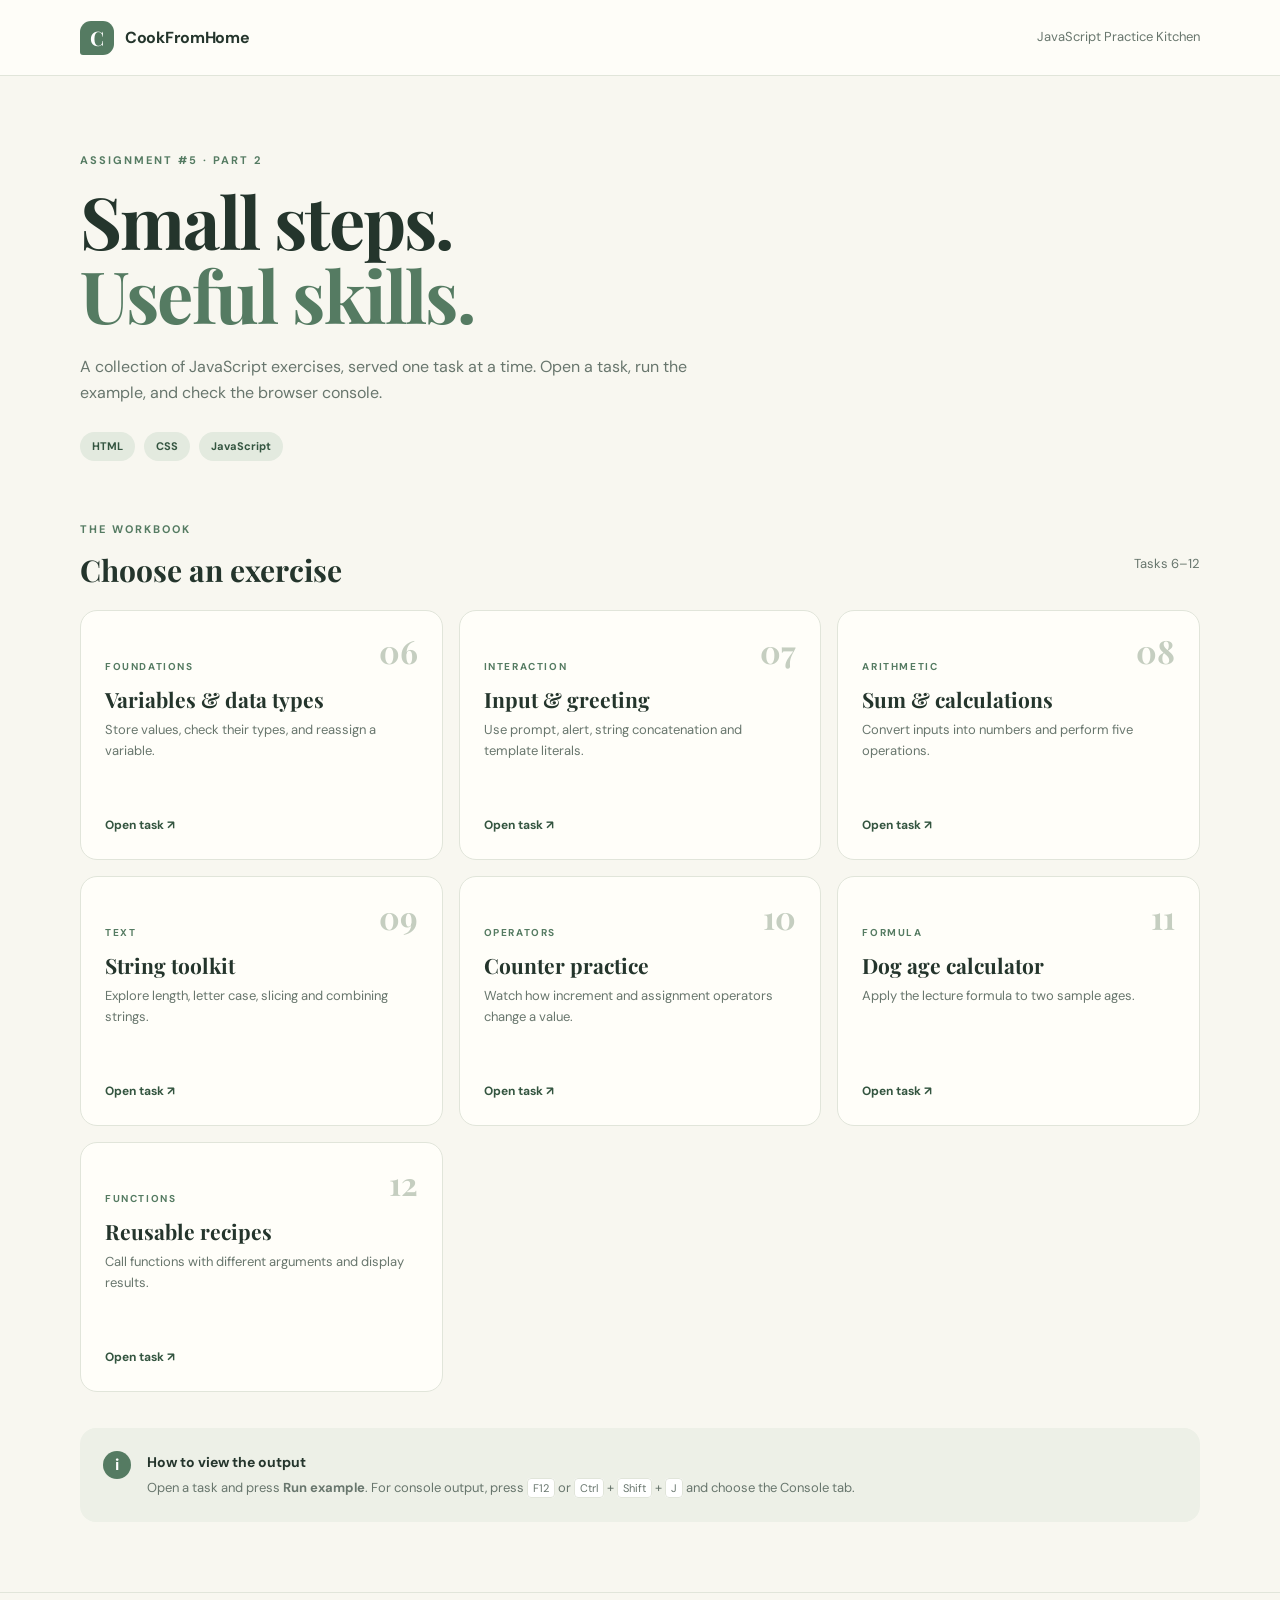
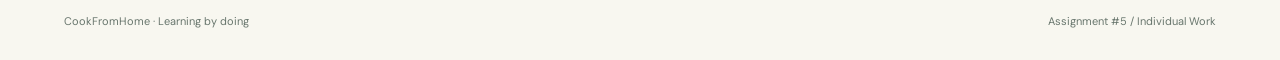
<file: index.html>
<!DOCTYPE html>
<html lang="en">
<head>
  <meta charset="UTF-8">
  <meta name="viewport" content="width=device-width, initial-scale=1.0">
  <title>CookFromHome | JavaScript Practice</title>
  <link rel="stylesheet" href="css/style.css">
</head>
<body>
  <header class="site-header">
    <a class="brand" href="index.html"><span class="brand-mark">C</span> CookFromHome</a>
    <span class="header-note">JavaScript Practice Kitchen</span>
  </header>
  <main class="container">
    <section class="hero">
      <p class="eyebrow">ASSIGNMENT #5 · PART 2</p>
      <h1>Small steps.<br><span>Useful skills.</span></h1>
      <p class="hero-copy">A collection of JavaScript exercises, served one task at a time. Open a task, run the example, and check the browser console.</p>
      <div class="hero-tags"><span>HTML</span><span>CSS</span><span>JavaScript</span></div>
    </section>
    <section class="section-heading">
      <div><p class="eyebrow">THE WORKBOOK</p><h2>Choose an exercise</h2></div>
      <p class="muted">Tasks 6–12</p>
    </section>
    <section class="task-grid">
      <a class="task-card" href="task6.html"><span class="task-number">06</span><span class="task-label">FOUNDATIONS</span><h3>Variables & data types</h3><p>Store values, check their types, and reassign a variable.</p><span class="card-link">Open task ↗</span></a>
      <a class="task-card" href="task7.html"><span class="task-number">07</span><span class="task-label">INTERACTION</span><h3>Input & greeting</h3><p>Use prompt, alert, string concatenation and template literals.</p><span class="card-link">Open task ↗</span></a>
      <a class="task-card" href="task8.html"><span class="task-number">08</span><span class="task-label">ARITHMETIC</span><h3>Sum & calculations</h3><p>Convert inputs into numbers and perform five operations.</p><span class="card-link">Open task ↗</span></a>
      <a class="task-card" href="task9.html"><span class="task-number">09</span><span class="task-label">TEXT</span><h3>String toolkit</h3><p>Explore length, letter case, slicing and combining strings.</p><span class="card-link">Open task ↗</span></a>
      <a class="task-card" href="task10.html"><span class="task-number">10</span><span class="task-label">OPERATORS</span><h3>Counter practice</h3><p>Watch how increment and assignment operators change a value.</p><span class="card-link">Open task ↗</span></a>
      <a class="task-card" href="task11.html"><span class="task-number">11</span><span class="task-label">FORMULA</span><h3>Dog age calculator</h3><p>Apply the lecture formula to two sample ages.</p><span class="card-link">Open task ↗</span></a>
      <a class="task-card" href="task12.html"><span class="task-number">12</span><span class="task-label">FUNCTIONS</span><h3>Reusable recipes</h3><p>Call functions with different arguments and display results.</p><span class="card-link">Open task ↗</span></a>
    </section>
    <section class="note-panel"><div class="note-icon">i</div><div><h3>How to view the output</h3><p>Open a task and press <strong>Run example</strong>. For console output, press <kbd>F12</kbd> or <kbd>Ctrl</kbd> + <kbd>Shift</kbd> + <kbd>J</kbd> and choose the Console tab.</p></div></section>
  </main>
  <footer><span>CookFromHome · Learning by doing</span><span>Assignment #5 / Individual Work</span></footer>
</body>
</html>
</file>
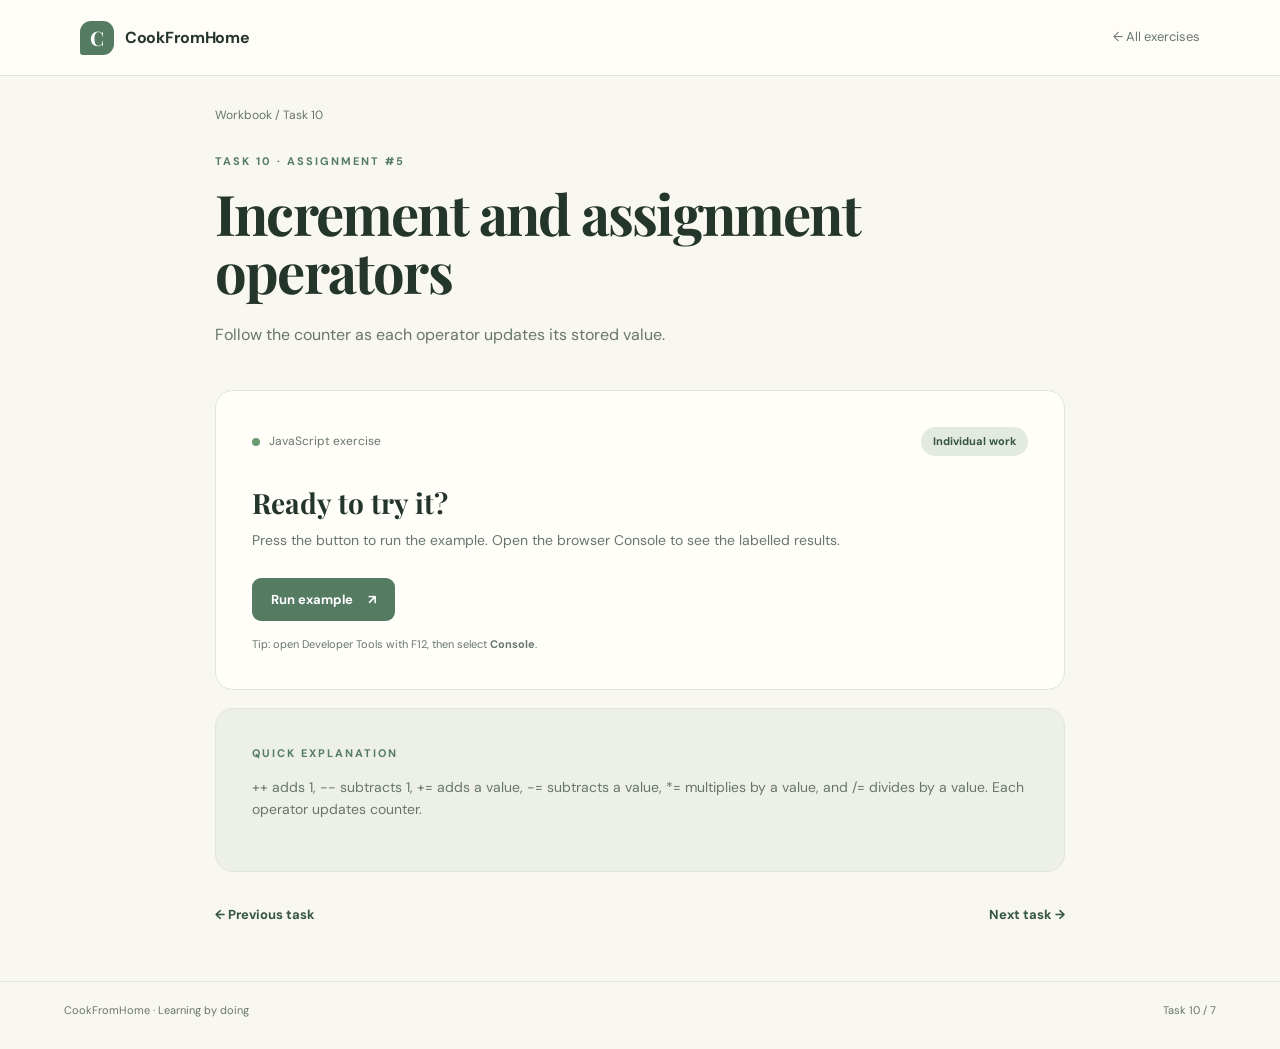
<file: task10.html>
<!DOCTYPE html>
<html lang="en">
<head>
  <meta charset="UTF-8">
  <meta name="viewport" content="width=device-width, initial-scale=1.0">
  <title>Task 10 | CookFromHome</title>
  <link rel="stylesheet" href="css/style.css">
  <script src="js/task10.js" defer></script>
</head>
<body>
  <header class="site-header">
    <a class="brand" href="index.html"><span class="brand-mark">C</span> CookFromHome</a>
    <a class="back-link" href="index.html">← All exercises</a>
  </header>
  <main class="container task-page">
    <a class="breadcrumb" href="index.html">Workbook / Task 10</a>
    <section class="task-intro">
      <p class="eyebrow">TASK 10 · ASSIGNMENT #5</p>
      <h1>Increment and assignment operators</h1>
      <p class="hero-copy">Follow the counter as each operator updates its stored value.</p>
    </section>
    <section class="run-panel">
      <div class="panel-top"><span class="status-dot"></span><span>JavaScript exercise</span><span class="panel-tag">Individual work</span></div>
      <h2>Ready to try it?</h2>
      <p>Press the button to run the example. Open the browser Console to see the labelled results.</p>
      <button class="primary-button" id="runButton" type="button">Run example <span>↗</span></button>
      <p class="small-note">Tip: open Developer Tools with F12, then select <strong>Console</strong>.</p>
    </section>
    <section class="explain-panel">
      <p class="eyebrow">QUICK EXPLANATION</p>
      <p>++ adds 1, -- subtracts 1, += adds a value, -= subtracts a value, *= multiplies by a value, and /= divides by a value. Each operator updates counter.</p>
    </section>
    <nav class="task-navigation">
      <a href="task9.html">← Previous task</a>
      <a href="task11.html">Next task →</a>
    </nav>
  </main>
  <footer><span>CookFromHome · Learning by doing</span><span>Task 10 / 7</span></footer>
</body>
</html>
</file>
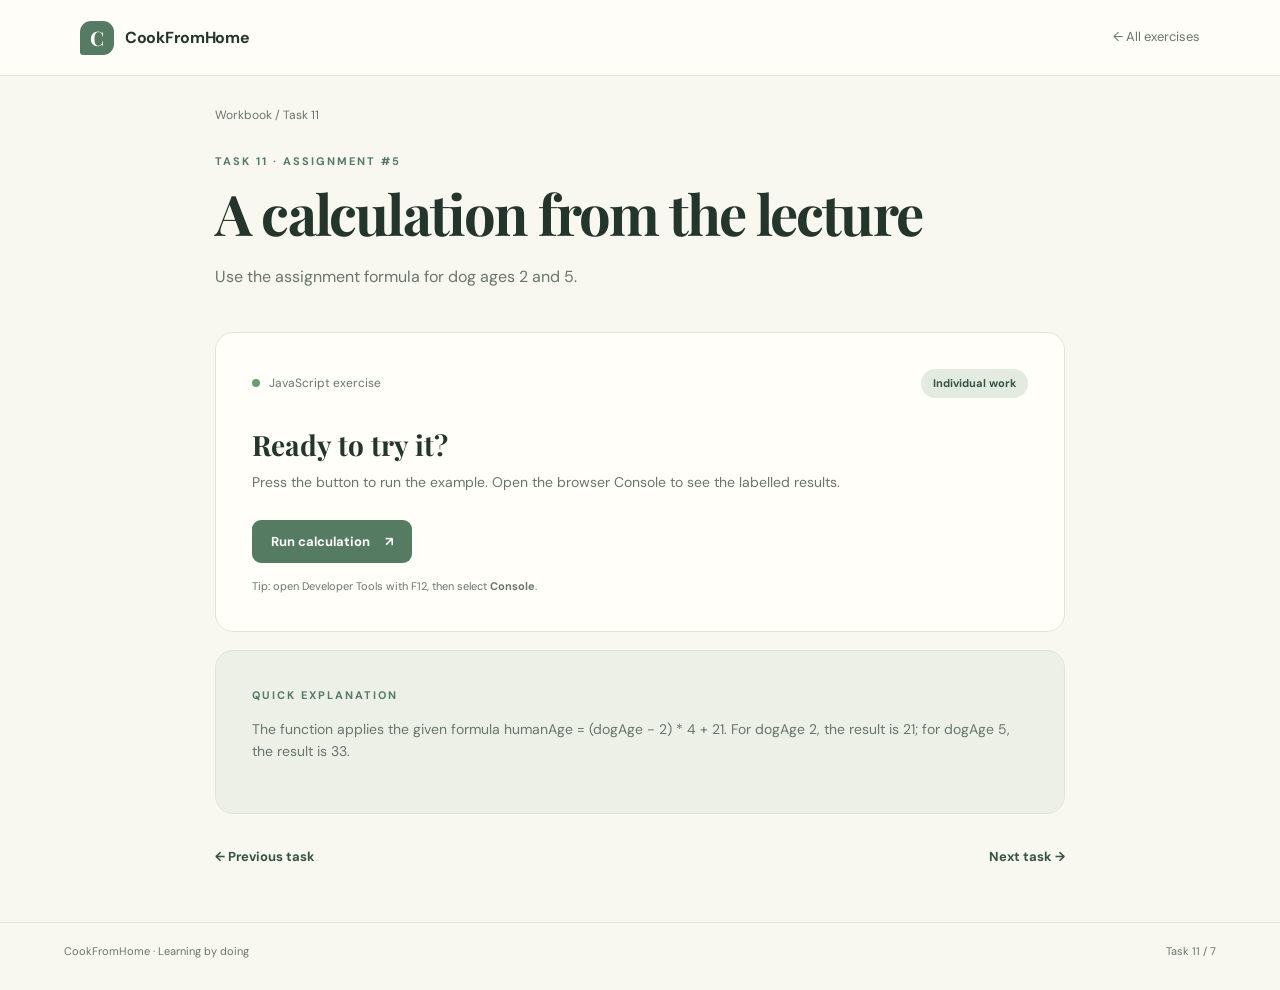
<file: task11.html>
<!DOCTYPE html>
<html lang="en">
<head>
  <meta charset="UTF-8">
  <meta name="viewport" content="width=device-width, initial-scale=1.0">
  <title>Task 11 | CookFromHome</title>
  <link rel="stylesheet" href="css/style.css">
  <script src="js/task11.js" defer></script>
</head>
<body>
  <header class="site-header">
    <a class="brand" href="index.html"><span class="brand-mark">C</span> CookFromHome</a>
    <a class="back-link" href="index.html">← All exercises</a>
  </header>
  <main class="container task-page">
    <a class="breadcrumb" href="index.html">Workbook / Task 11</a>
    <section class="task-intro">
      <p class="eyebrow">TASK 11 · ASSIGNMENT #5</p>
      <h1>A calculation from the lecture</h1>
      <p class="hero-copy">Use the assignment formula for dog ages 2 and 5.</p>
    </section>
    <section class="run-panel">
      <div class="panel-top"><span class="status-dot"></span><span>JavaScript exercise</span><span class="panel-tag">Individual work</span></div>
      <h2>Ready to try it?</h2>
      <p>Press the button to run the example. Open the browser Console to see the labelled results.</p>
      <button class="primary-button" id="runButton" type="button">Run calculation <span>↗</span></button>
      <p class="small-note">Tip: open Developer Tools with F12, then select <strong>Console</strong>.</p>
    </section>
    <section class="explain-panel">
      <p class="eyebrow">QUICK EXPLANATION</p>
      <p>The function applies the given formula humanAge = (dogAge - 2) * 4 + 21. For dogAge 2, the result is 21; for dogAge 5, the result is 33.</p>
    </section>
    <nav class="task-navigation">
      <a href="task10.html">← Previous task</a>
      <a href="task12.html">Next task →</a>
    </nav>
  </main>
  <footer><span>CookFromHome · Learning by doing</span><span>Task 11 / 7</span></footer>
</body>
</html>
</file>
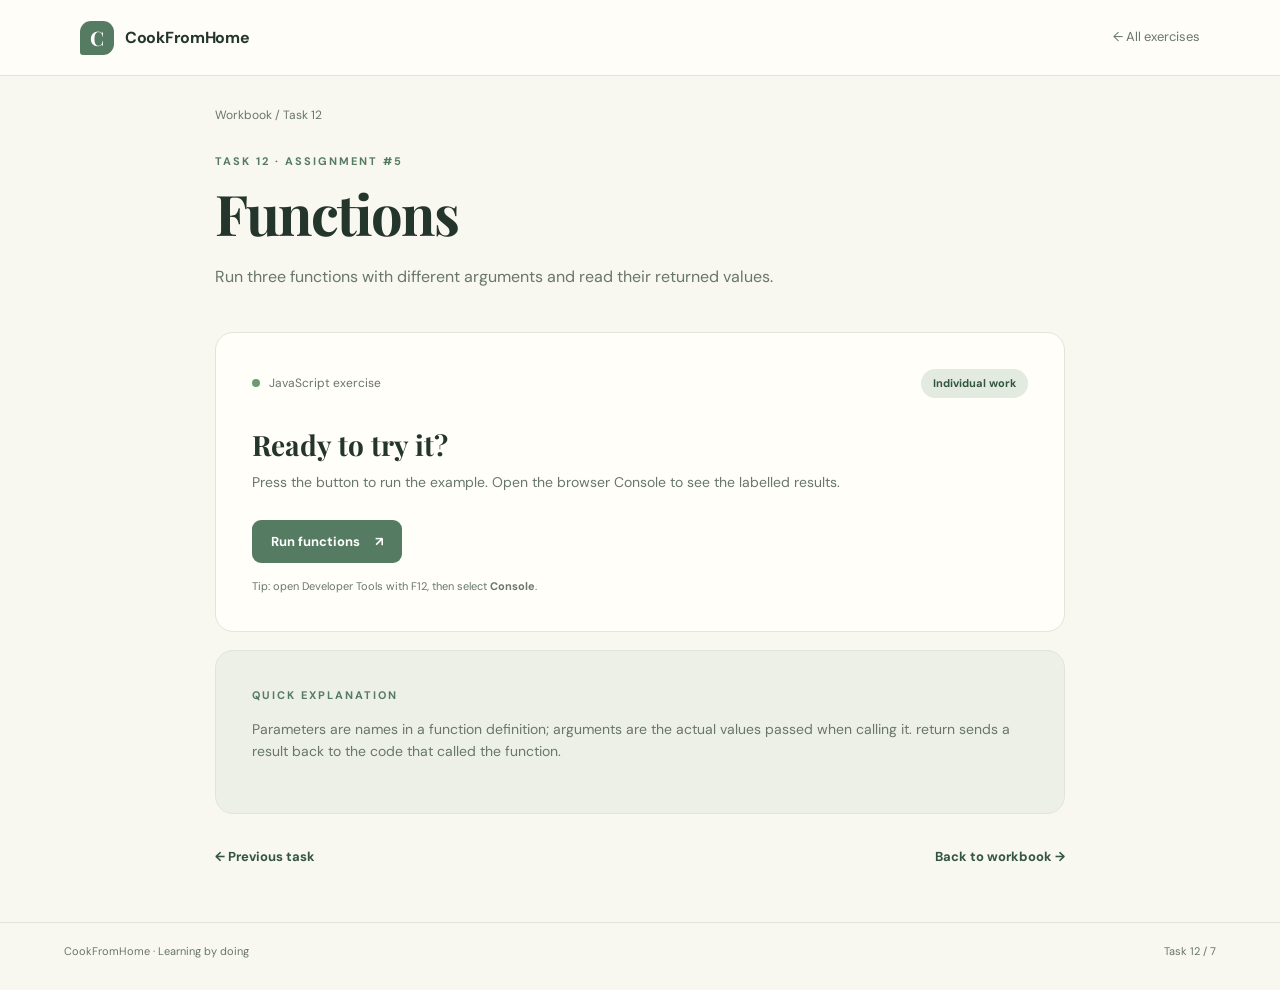
<file: task12.html>
<!DOCTYPE html>
<html lang="en">
<head>
  <meta charset="UTF-8">
  <meta name="viewport" content="width=device-width, initial-scale=1.0">
  <title>Task 12 | CookFromHome</title>
  <link rel="stylesheet" href="css/style.css">
  <script src="js/task12.js" defer></script>
</head>
<body>
  <header class="site-header">
    <a class="brand" href="index.html"><span class="brand-mark">C</span> CookFromHome</a>
    <a class="back-link" href="index.html">← All exercises</a>
  </header>
  <main class="container task-page">
    <a class="breadcrumb" href="index.html">Workbook / Task 12</a>
    <section class="task-intro">
      <p class="eyebrow">TASK 12 · ASSIGNMENT #5</p>
      <h1>Functions</h1>
      <p class="hero-copy">Run three functions with different arguments and read their returned values.</p>
    </section>
    <section class="run-panel">
      <div class="panel-top"><span class="status-dot"></span><span>JavaScript exercise</span><span class="panel-tag">Individual work</span></div>
      <h2>Ready to try it?</h2>
      <p>Press the button to run the example. Open the browser Console to see the labelled results.</p>
      <button class="primary-button" id="runButton" type="button">Run functions <span>↗</span></button>
      <p class="small-note">Tip: open Developer Tools with F12, then select <strong>Console</strong>.</p>
    </section>
    <section class="explain-panel">
      <p class="eyebrow">QUICK EXPLANATION</p>
      <p>Parameters are names in a function definition; arguments are the actual values passed when calling it. return sends a result back to the code that called the function.</p>
    </section>
    <nav class="task-navigation">
      <a href="task11.html">← Previous task</a>
      <a href="index.html">Back to workbook →</a>
    </nav>
  </main>
  <footer><span>CookFromHome · Learning by doing</span><span>Task 12 / 7</span></footer>
</body>
</html>
</file>
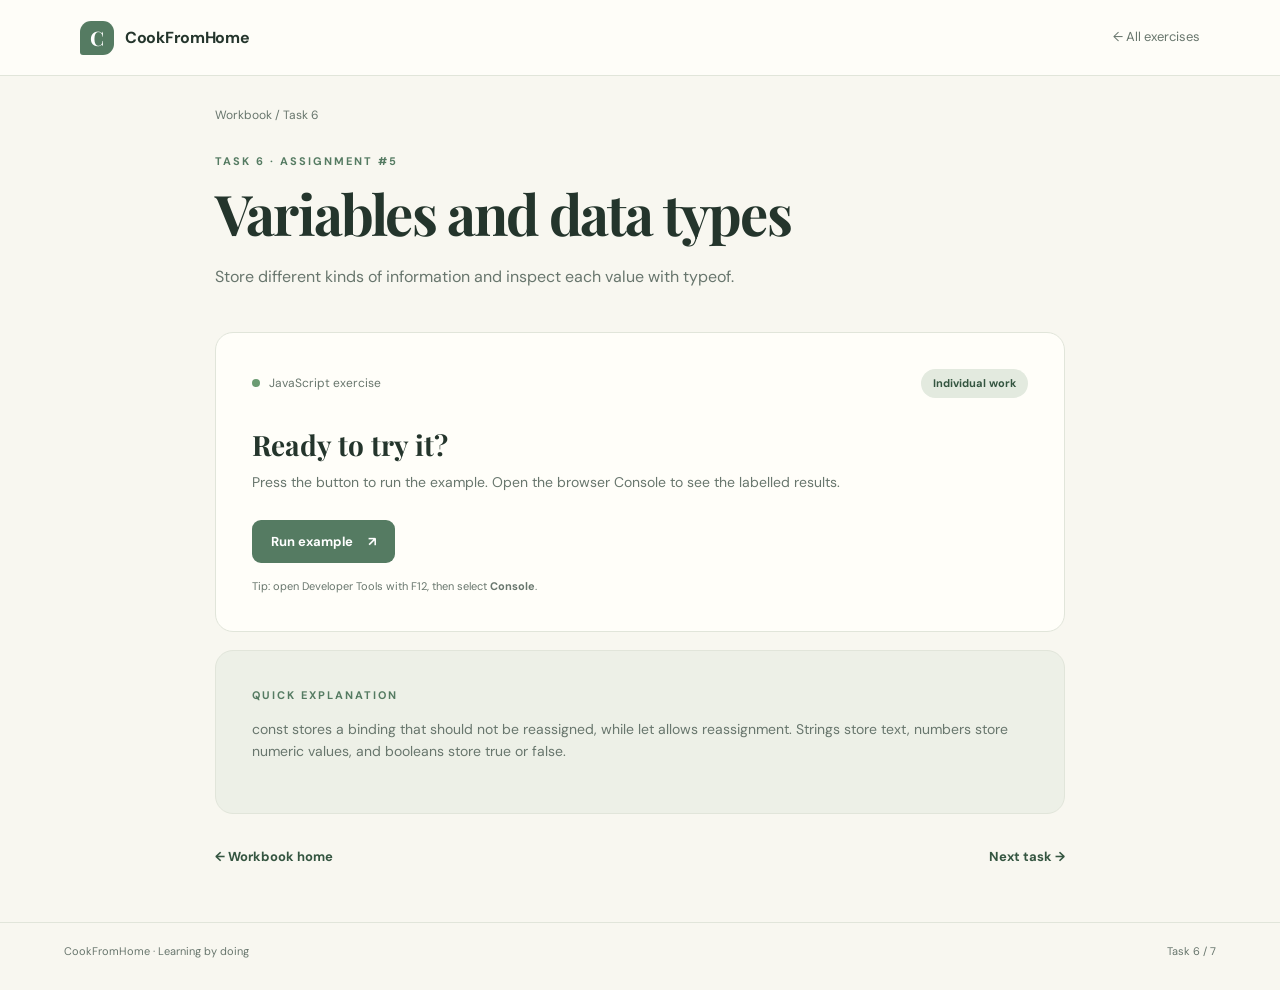
<file: task6.html>
<!DOCTYPE html>
<html lang="en">
<head>
  <meta charset="UTF-8">
  <meta name="viewport" content="width=device-width, initial-scale=1.0">
  <title>Task 6 | CookFromHome</title>
  <link rel="stylesheet" href="css/style.css">
  <script src="js/task6.js" defer></script>
</head>
<body>
  <header class="site-header">
    <a class="brand" href="index.html"><span class="brand-mark">C</span> CookFromHome</a>
    <a class="back-link" href="index.html">← All exercises</a>
  </header>
  <main class="container task-page">
    <a class="breadcrumb" href="index.html">Workbook / Task 6</a>
    <section class="task-intro">
      <p class="eyebrow">TASK 6 · ASSIGNMENT #5</p>
      <h1>Variables and data types</h1>
      <p class="hero-copy">Store different kinds of information and inspect each value with typeof.</p>
    </section>
    <section class="run-panel">
      <div class="panel-top"><span class="status-dot"></span><span>JavaScript exercise</span><span class="panel-tag">Individual work</span></div>
      <h2>Ready to try it?</h2>
      <p>Press the button to run the example. Open the browser Console to see the labelled results.</p>
      <button class="primary-button" id="runButton" type="button">Run example <span>↗</span></button>
      <p class="small-note">Tip: open Developer Tools with F12, then select <strong>Console</strong>.</p>
    </section>
    <section class="explain-panel">
      <p class="eyebrow">QUICK EXPLANATION</p>
      <p>const stores a binding that should not be reassigned, while let allows reassignment. Strings store text, numbers store numeric values, and booleans store true or false.</p>
    </section>
    <nav class="task-navigation">
      <a href="index.html">← Workbook home</a>
      <a href="task7.html">Next task →</a>
    </nav>
  </main>
  <footer><span>CookFromHome · Learning by doing</span><span>Task 6 / 7</span></footer>
</body>
</html>
</file>
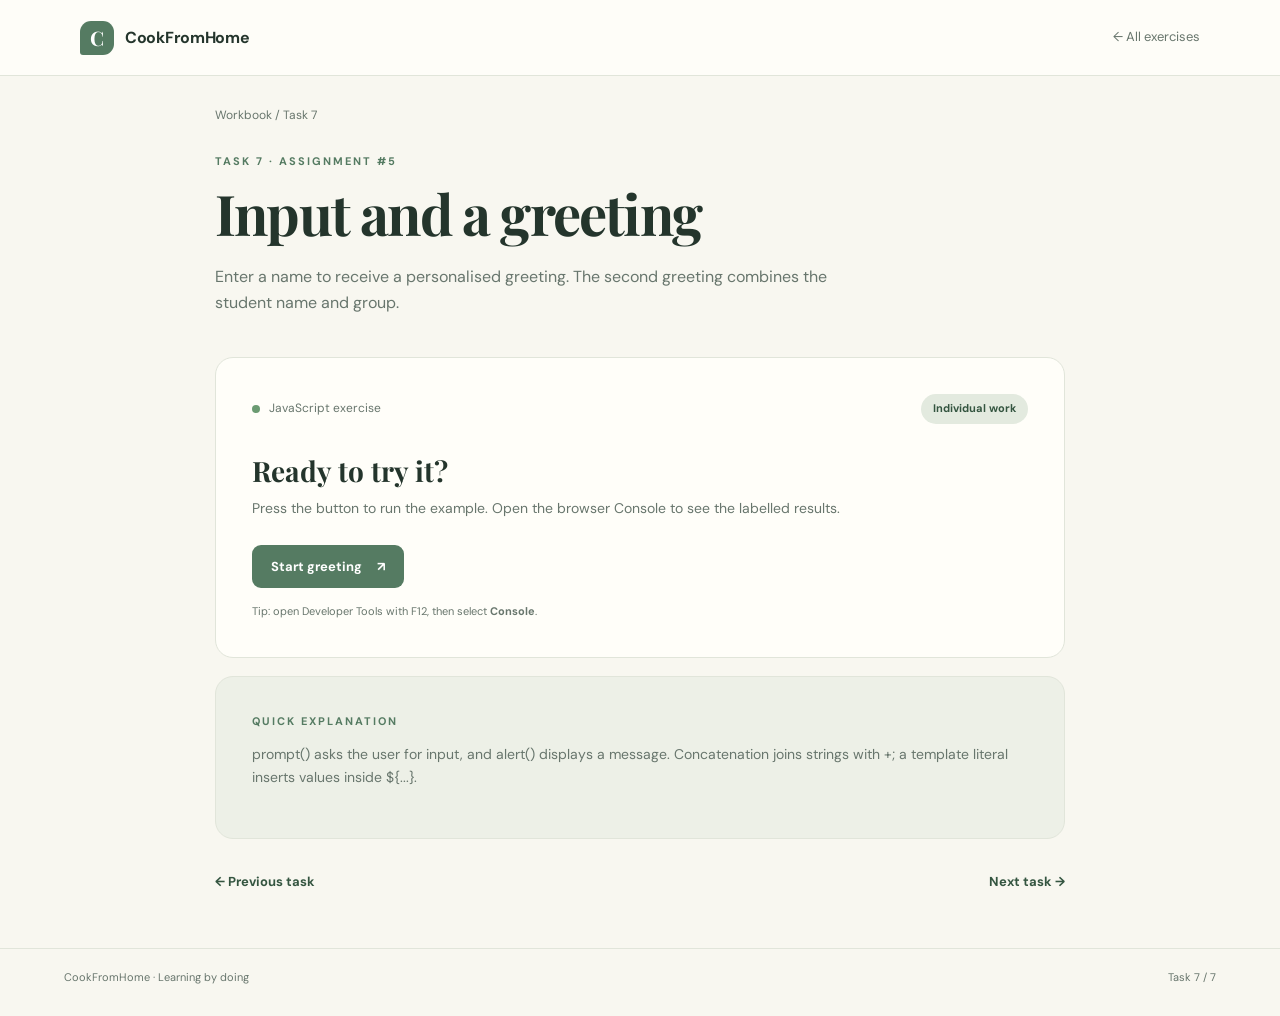
<file: task7.html>
<!DOCTYPE html>
<html lang="en">
<head>
  <meta charset="UTF-8">
  <meta name="viewport" content="width=device-width, initial-scale=1.0">
  <title>Task 7 | CookFromHome</title>
  <link rel="stylesheet" href="css/style.css">
  <script src="js/task7.js" defer></script>
</head>
<body>
  <header class="site-header">
    <a class="brand" href="index.html"><span class="brand-mark">C</span> CookFromHome</a>
    <a class="back-link" href="index.html">← All exercises</a>
  </header>
  <main class="container task-page">
    <a class="breadcrumb" href="index.html">Workbook / Task 7</a>
    <section class="task-intro">
      <p class="eyebrow">TASK 7 · ASSIGNMENT #5</p>
      <h1>Input and a greeting</h1>
      <p class="hero-copy">Enter a name to receive a personalised greeting. The second greeting combines the student name and group.</p>
    </section>
    <section class="run-panel">
      <div class="panel-top"><span class="status-dot"></span><span>JavaScript exercise</span><span class="panel-tag">Individual work</span></div>
      <h2>Ready to try it?</h2>
      <p>Press the button to run the example. Open the browser Console to see the labelled results.</p>
      <button class="primary-button" id="runButton" type="button">Start greeting <span>↗</span></button>
      <p class="small-note">Tip: open Developer Tools with F12, then select <strong>Console</strong>.</p>
    </section>
    <section class="explain-panel">
      <p class="eyebrow">QUICK EXPLANATION</p>
      <p>prompt() asks the user for input, and alert() displays a message. Concatenation joins strings with +; a template literal inserts values inside ${...}.</p>
    </section>
    <nav class="task-navigation">
      <a href="task6.html">← Previous task</a>
      <a href="task8.html">Next task →</a>
    </nav>
  </main>
  <footer><span>CookFromHome · Learning by doing</span><span>Task 7 / 7</span></footer>
</body>
</html>
</file>
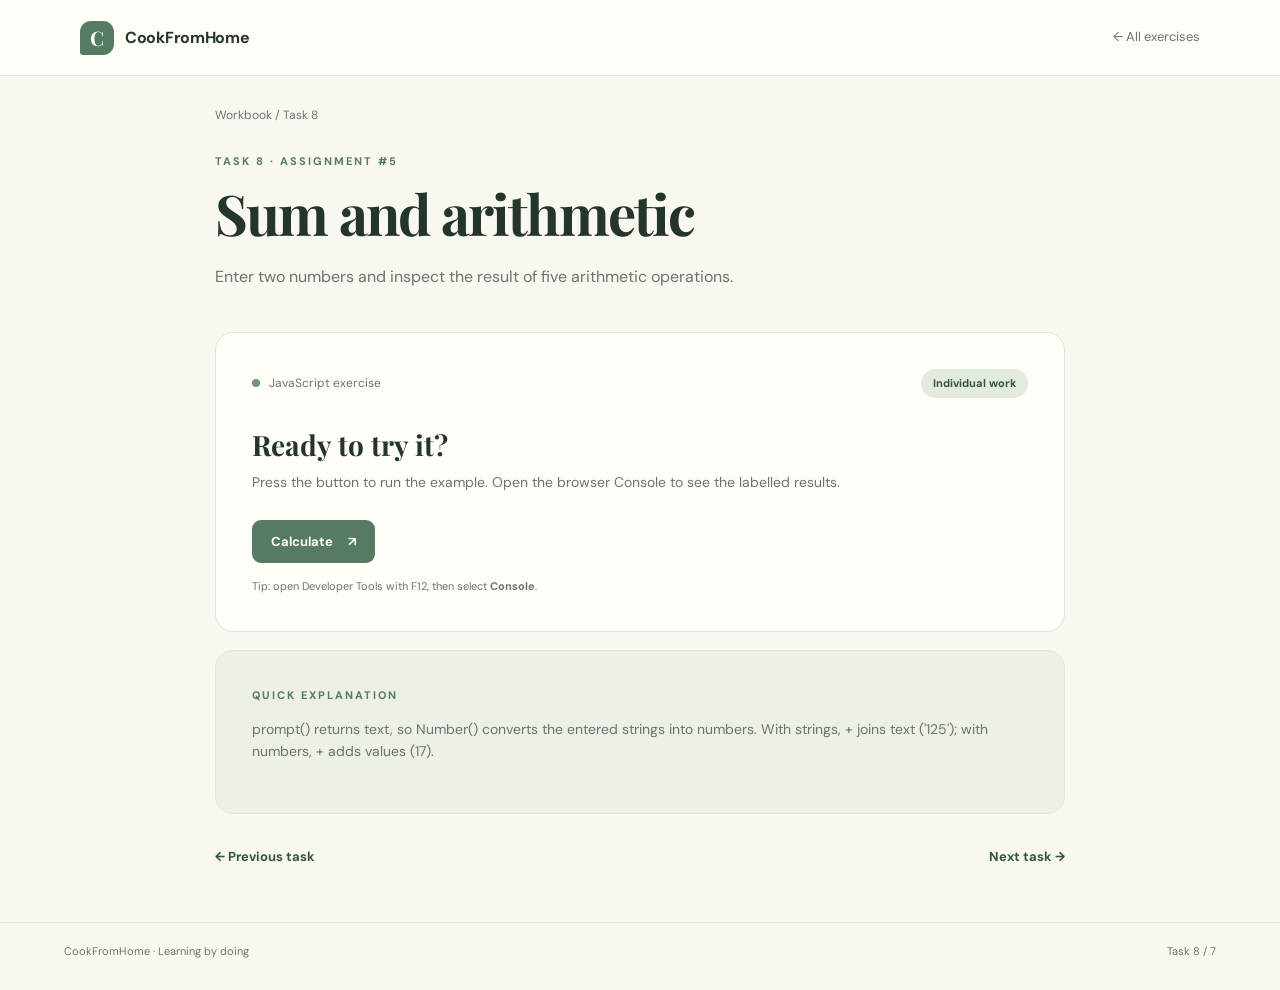
<file: task8.html>
<!DOCTYPE html>
<html lang="en">
<head>
  <meta charset="UTF-8">
  <meta name="viewport" content="width=device-width, initial-scale=1.0">
  <title>Task 8 | CookFromHome</title>
  <link rel="stylesheet" href="css/style.css">
  <script src="js/task8.js" defer></script>
</head>
<body>
  <header class="site-header">
    <a class="brand" href="index.html"><span class="brand-mark">C</span> CookFromHome</a>
    <a class="back-link" href="index.html">← All exercises</a>
  </header>
  <main class="container task-page">
    <a class="breadcrumb" href="index.html">Workbook / Task 8</a>
    <section class="task-intro">
      <p class="eyebrow">TASK 8 · ASSIGNMENT #5</p>
      <h1>Sum and arithmetic</h1>
      <p class="hero-copy">Enter two numbers and inspect the result of five arithmetic operations.</p>
    </section>
    <section class="run-panel">
      <div class="panel-top"><span class="status-dot"></span><span>JavaScript exercise</span><span class="panel-tag">Individual work</span></div>
      <h2>Ready to try it?</h2>
      <p>Press the button to run the example. Open the browser Console to see the labelled results.</p>
      <button class="primary-button" id="runButton" type="button">Calculate <span>↗</span></button>
      <p class="small-note">Tip: open Developer Tools with F12, then select <strong>Console</strong>.</p>
    </section>
    <section class="explain-panel">
      <p class="eyebrow">QUICK EXPLANATION</p>
      <p>prompt() returns text, so Number() converts the entered strings into numbers. With strings, + joins text ('125'); with numbers, + adds values (17).</p>
    </section>
    <nav class="task-navigation">
      <a href="task7.html">← Previous task</a>
      <a href="task9.html">Next task →</a>
    </nav>
  </main>
  <footer><span>CookFromHome · Learning by doing</span><span>Task 8 / 7</span></footer>
</body>
</html>
</file>
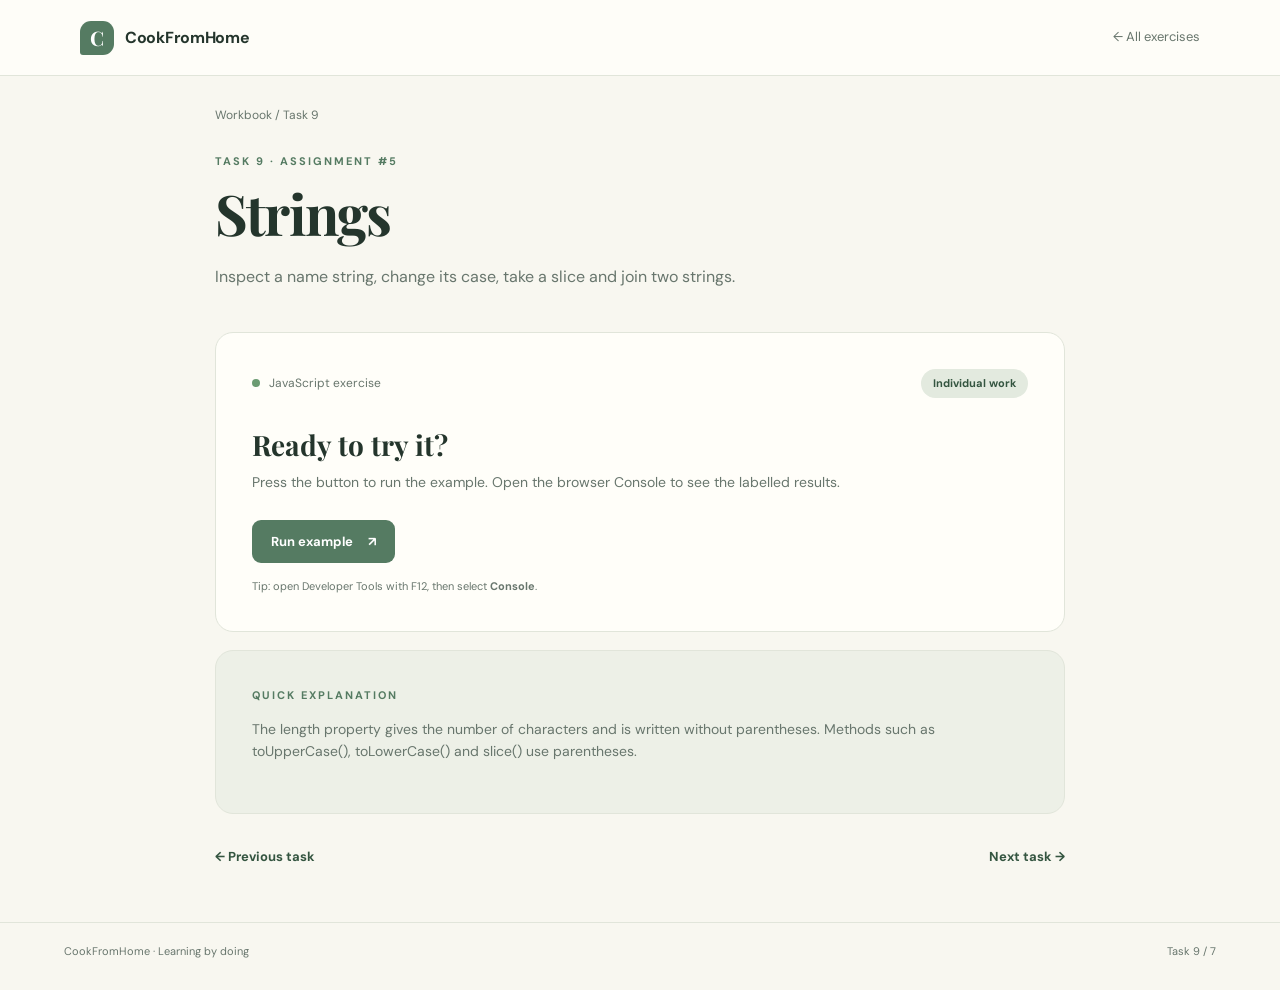
<file: task9.html>
<!DOCTYPE html>
<html lang="en">
<head>
  <meta charset="UTF-8">
  <meta name="viewport" content="width=device-width, initial-scale=1.0">
  <title>Task 9 | CookFromHome</title>
  <link rel="stylesheet" href="css/style.css">
  <script src="js/task9.js" defer></script>
</head>
<body>
  <header class="site-header">
    <a class="brand" href="index.html"><span class="brand-mark">C</span> CookFromHome</a>
    <a class="back-link" href="index.html">← All exercises</a>
  </header>
  <main class="container task-page">
    <a class="breadcrumb" href="index.html">Workbook / Task 9</a>
    <section class="task-intro">
      <p class="eyebrow">TASK 9 · ASSIGNMENT #5</p>
      <h1>Strings</h1>
      <p class="hero-copy">Inspect a name string, change its case, take a slice and join two strings.</p>
    </section>
    <section class="run-panel">
      <div class="panel-top"><span class="status-dot"></span><span>JavaScript exercise</span><span class="panel-tag">Individual work</span></div>
      <h2>Ready to try it?</h2>
      <p>Press the button to run the example. Open the browser Console to see the labelled results.</p>
      <button class="primary-button" id="runButton" type="button">Run example <span>↗</span></button>
      <p class="small-note">Tip: open Developer Tools with F12, then select <strong>Console</strong>.</p>
    </section>
    <section class="explain-panel">
      <p class="eyebrow">QUICK EXPLANATION</p>
      <p>The length property gives the number of characters and is written without parentheses. Methods such as toUpperCase(), toLowerCase() and slice() use parentheses.</p>
    </section>
    <nav class="task-navigation">
      <a href="task8.html">← Previous task</a>
      <a href="task10.html">Next task →</a>
    </nav>
  </main>
  <footer><span>CookFromHome · Learning by doing</span><span>Task 9 / 7</span></footer>
</body>
</html>
</file>
<file: css/style.css>
@import url('https://fonts.googleapis.com/css2?family=DM+Sans:wght@400;500;600;700&family=Playfair+Display:wght@600;700&display=swap');

:root {
  --ink: #24352c;
  --muted: #68766d;
  --cream: #f8f7f0;
  --paper: #fffef9;
  --green: #557b62;
  --green-dark: #345540;
  --sage: #e3eadf;
  --line: #e1e5da;
  --orange: #e9a66c;
}
* { box-sizing: border-box; }
body { margin: 0; background: var(--cream); color: var(--ink); font-family: 'DM Sans', Arial, sans-serif; line-height: 1.6; }
a { color: inherit; text-decoration: none; }
.site-header { height: 76px; padding: 0 max(5vw, calc((100vw - 1120px)/2)); display: flex; align-items: center; justify-content: space-between; gap: 20px; border-bottom: 1px solid var(--line); background: rgba(255,254,249,.92); }
.brand { display: flex; align-items: center; gap: 11px; font-weight: 700; letter-spacing: -.3px; }
.brand-mark { width: 34px; height: 34px; border-radius: 11px 11px 11px 3px; background: var(--green); color: white; display: inline-grid; place-items: center; font-family: 'Playfair Display', serif; font-size: 20px; }
.header-note, .back-link { color: var(--muted); font-size: 13px; }
.container { width: min(1120px, 90%); margin: 0 auto; }
.hero { padding: 76px 0 60px; max-width: 740px; }
.eyebrow { margin: 0 0 13px; color: var(--green); font-size: 11px; letter-spacing: 2px; font-weight: 700; }
h1, h2, h3, p { margin-top: 0; }
h1 { font: 700 clamp(42px, 6vw, 72px)/1.04 'Playfair Display', Georgia, serif; letter-spacing: -1.8px; margin-bottom: 22px; }
h1 span { color: var(--green); }
.hero-copy { max-width: 620px; color: var(--muted); font-size: 16px; }
.hero-tags { display: flex; gap: 9px; margin-top: 26px; }
.hero-tags span, .panel-tag { background: var(--sage); color: var(--green-dark); border-radius: 999px; padding: 6px 12px; font-size: 11px; font-weight: 700; }
.section-heading { display: flex; align-items: end; justify-content: space-between; gap: 20px; margin-bottom: 22px; }
.section-heading h2 { font: 700 30px/1.2 'Playfair Display', Georgia, serif; margin-bottom: 0; }
.muted, .small-note { color: var(--muted); font-size: 13px; }
.task-grid { display: grid; grid-template-columns: repeat(3, 1fr); gap: 16px; }
.task-card { min-height: 250px; position: relative; display: flex; flex-direction: column; align-items: flex-start; padding: 24px; border: 1px solid var(--line); border-radius: 17px; background: var(--paper); transition: transform .18s ease, border-color .18s ease; }
.task-card:hover { transform: translateY(-4px); border-color: #a5bba6; }
.task-number { align-self: flex-end; color: #c5cec0; font: 700 32px/1 'Playfair Display', Georgia, serif; }
.task-label { color: var(--green); font-size: 10px; letter-spacing: 1.6px; font-weight: 700; margin-top: -8px; }
.task-card h3 { font: 700 21px/1.25 'Playfair Display', Georgia, serif; margin: 11px 0 8px; }
.task-card p { color: var(--muted); font-size: 13px; margin-bottom: 20px; }
.card-link { color: var(--green-dark); font-size: 12px; font-weight: 700; margin-top: auto; }
.note-panel { display: flex; gap: 16px; padding: 23px; background: #edf0e7; border-radius: 16px; margin: 36px 0 70px; }
.note-icon { flex: 0 0 28px; height: 28px; border-radius: 50%; background: var(--green); color: white; display: grid; place-items: center; font-weight: 700; }
.note-panel h3 { font-size: 14px; margin-bottom: 5px; }
.note-panel p { color: var(--muted); font-size: 13px; margin-bottom: 0; }
kbd { background: white; padding: 2px 5px; border: 1px solid var(--line); border-radius: 4px; font: inherit; font-size: 11px; }
footer { min-height: 68px; border-top: 1px solid var(--line); padding: 20px 5%; display: flex; justify-content: space-between; gap: 12px; color: var(--muted); font-size: 11px; }
.task-page { max-width: 850px; }
.breadcrumb { display: inline-block; color: var(--muted); font-size: 12px; margin: 30px 0 28px; }
.task-intro { padding-bottom: 26px; }
.task-intro h1 { font-size: clamp(38px, 5vw, 56px); }
.run-panel, .explain-panel { background: var(--paper); border: 1px solid var(--line); border-radius: 18px; padding: clamp(22px, 4vw, 36px); margin-bottom: 18px; }
.panel-top { display: flex; align-items: center; gap: 9px; color: var(--muted); font-size: 12px; margin-bottom: 28px; }
.status-dot { width: 8px; height: 8px; border-radius: 50%; background: #6b9b72; }
.panel-tag { margin-left: auto; }
.run-panel h2 { font: 700 28px 'Playfair Display', Georgia, serif; margin-bottom: 8px; }
.run-panel p, .explain-panel p:last-child { color: var(--muted); font-size: 14px; }
.primary-button { border: 0; border-radius: 9px; padding: 13px 19px; background: var(--green); color: white; font: 700 13px 'DM Sans', Arial, sans-serif; cursor: pointer; margin: 12px 0 5px; }
.primary-button:hover { background: var(--green-dark); }
.primary-button span { padding-left: 12px; }
.small-note { font-size: 11px !important; margin: 10px 0 0; }
.explain-panel { background: #edf0e7; }
.task-navigation { display: flex; justify-content: space-between; padding: 15px 0 55px; color: var(--green-dark); font-size: 13px; font-weight: 700; }
@media (max-width: 760px) {
  .site-header { height: 66px; padding: 0 5%; }
  .header-note { display: none; }
  .hero { padding: 52px 0 40px; }
  .task-grid { grid-template-columns: repeat(2, 1fr); }
  .task-card { min-height: 235px; padding: 19px; }
  .section-heading h2 { font-size: 26px; }
}
@media (max-width: 500px) {
  .task-grid { grid-template-columns: 1fr; }
  .task-card { min-height: auto; }
  footer { flex-direction: column; }
  .panel-tag { display: none; }
}
</file>
